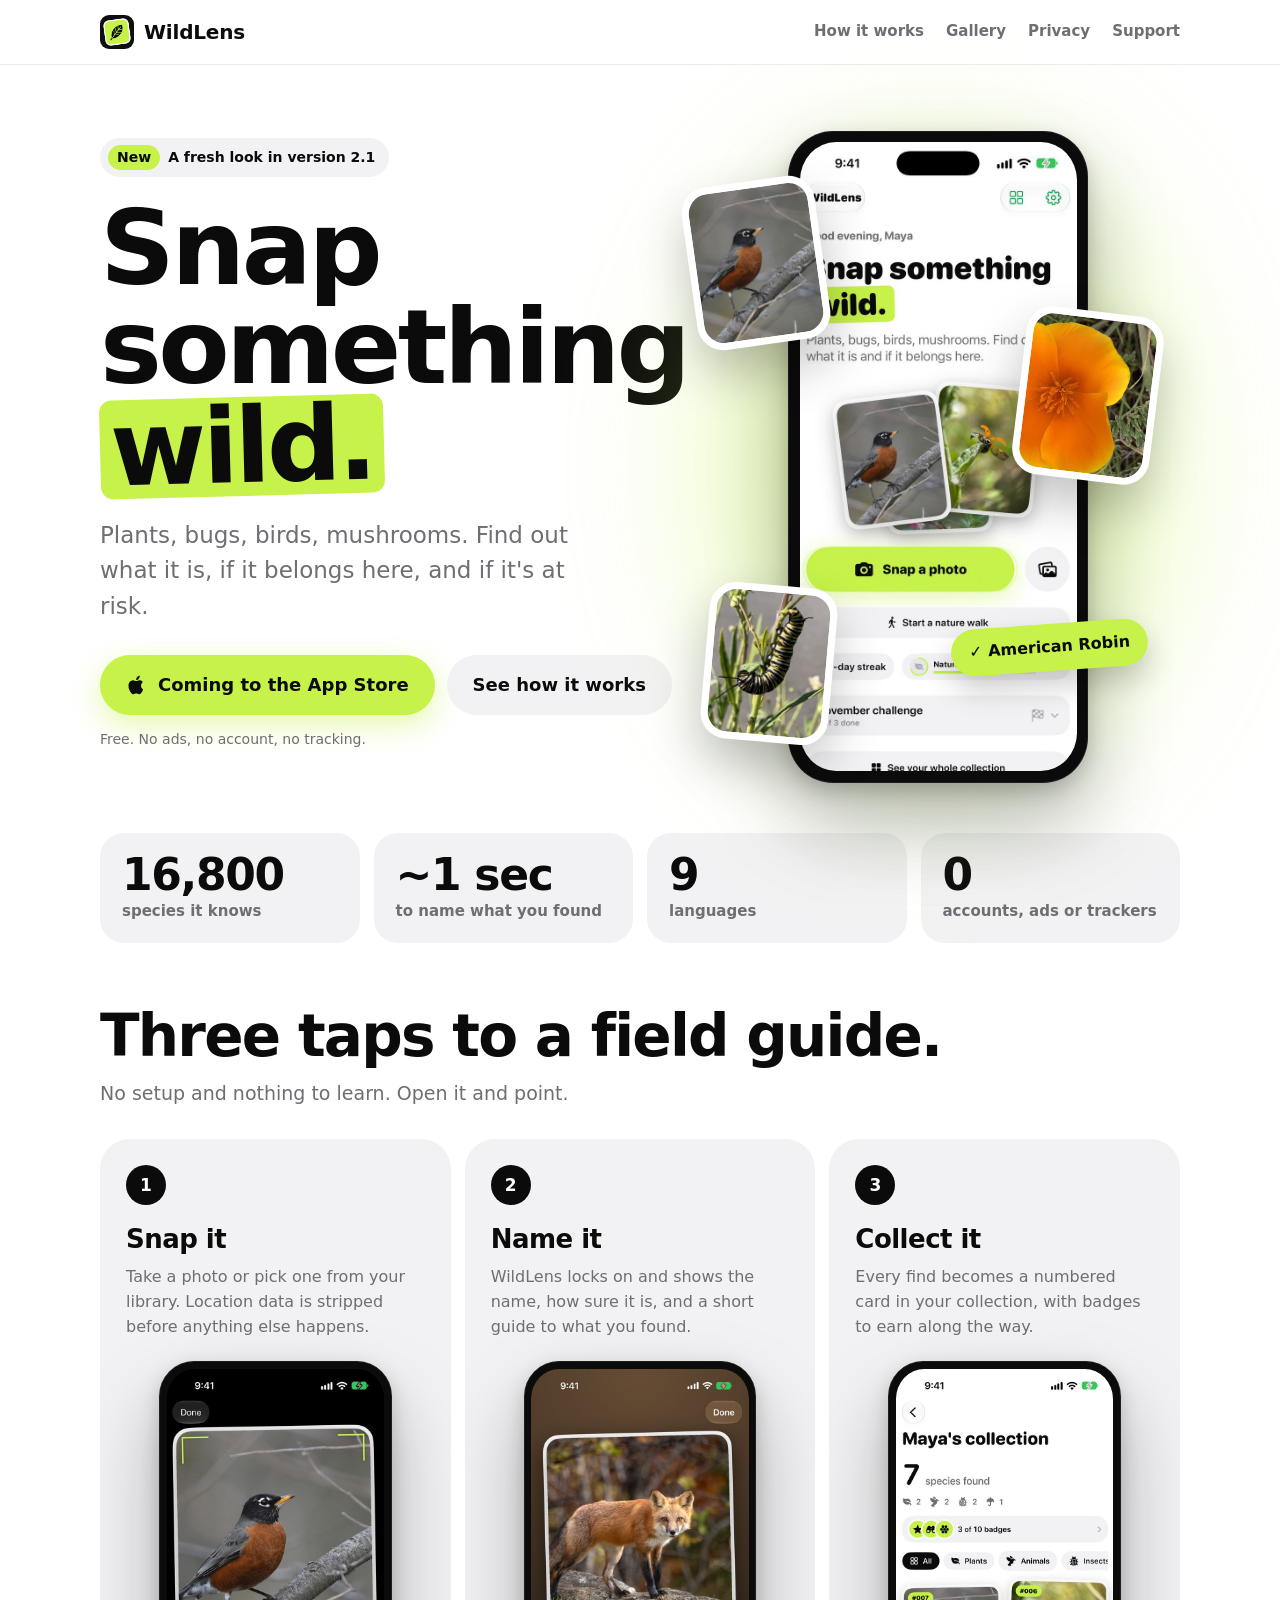
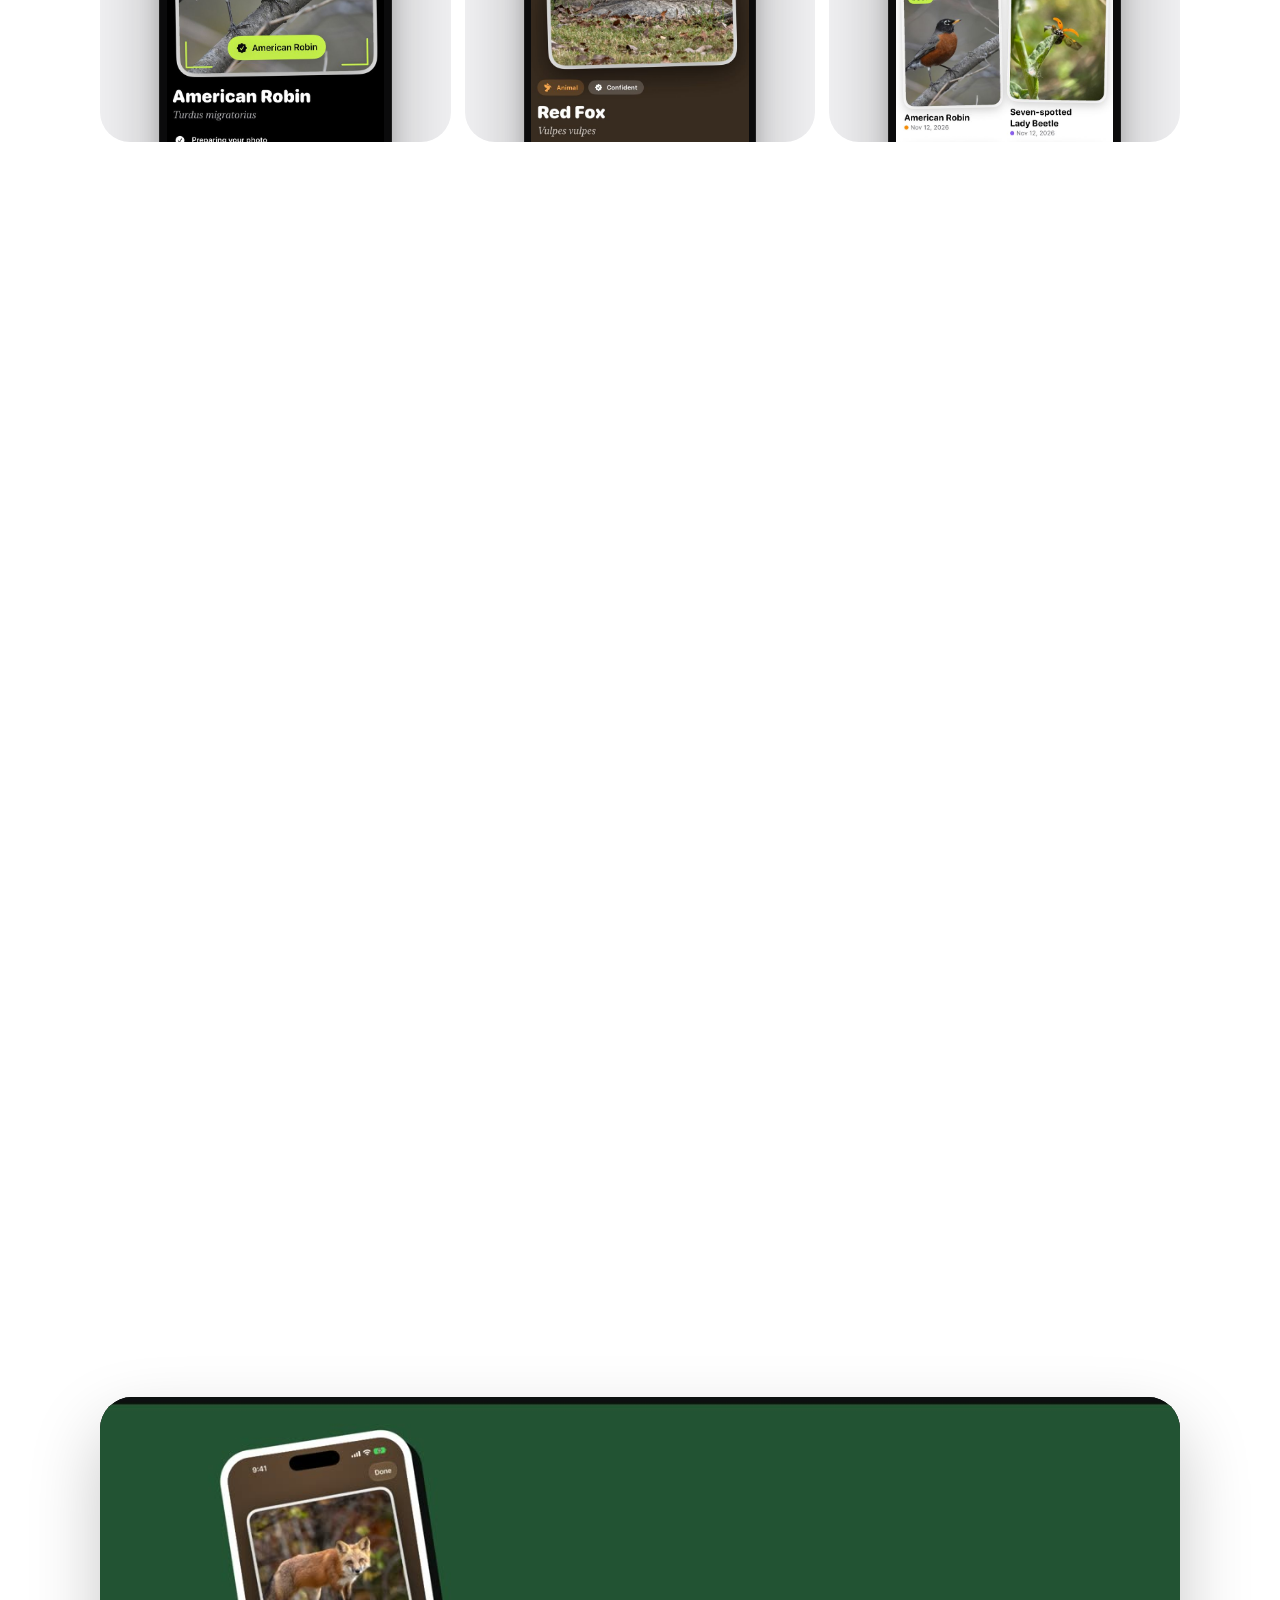
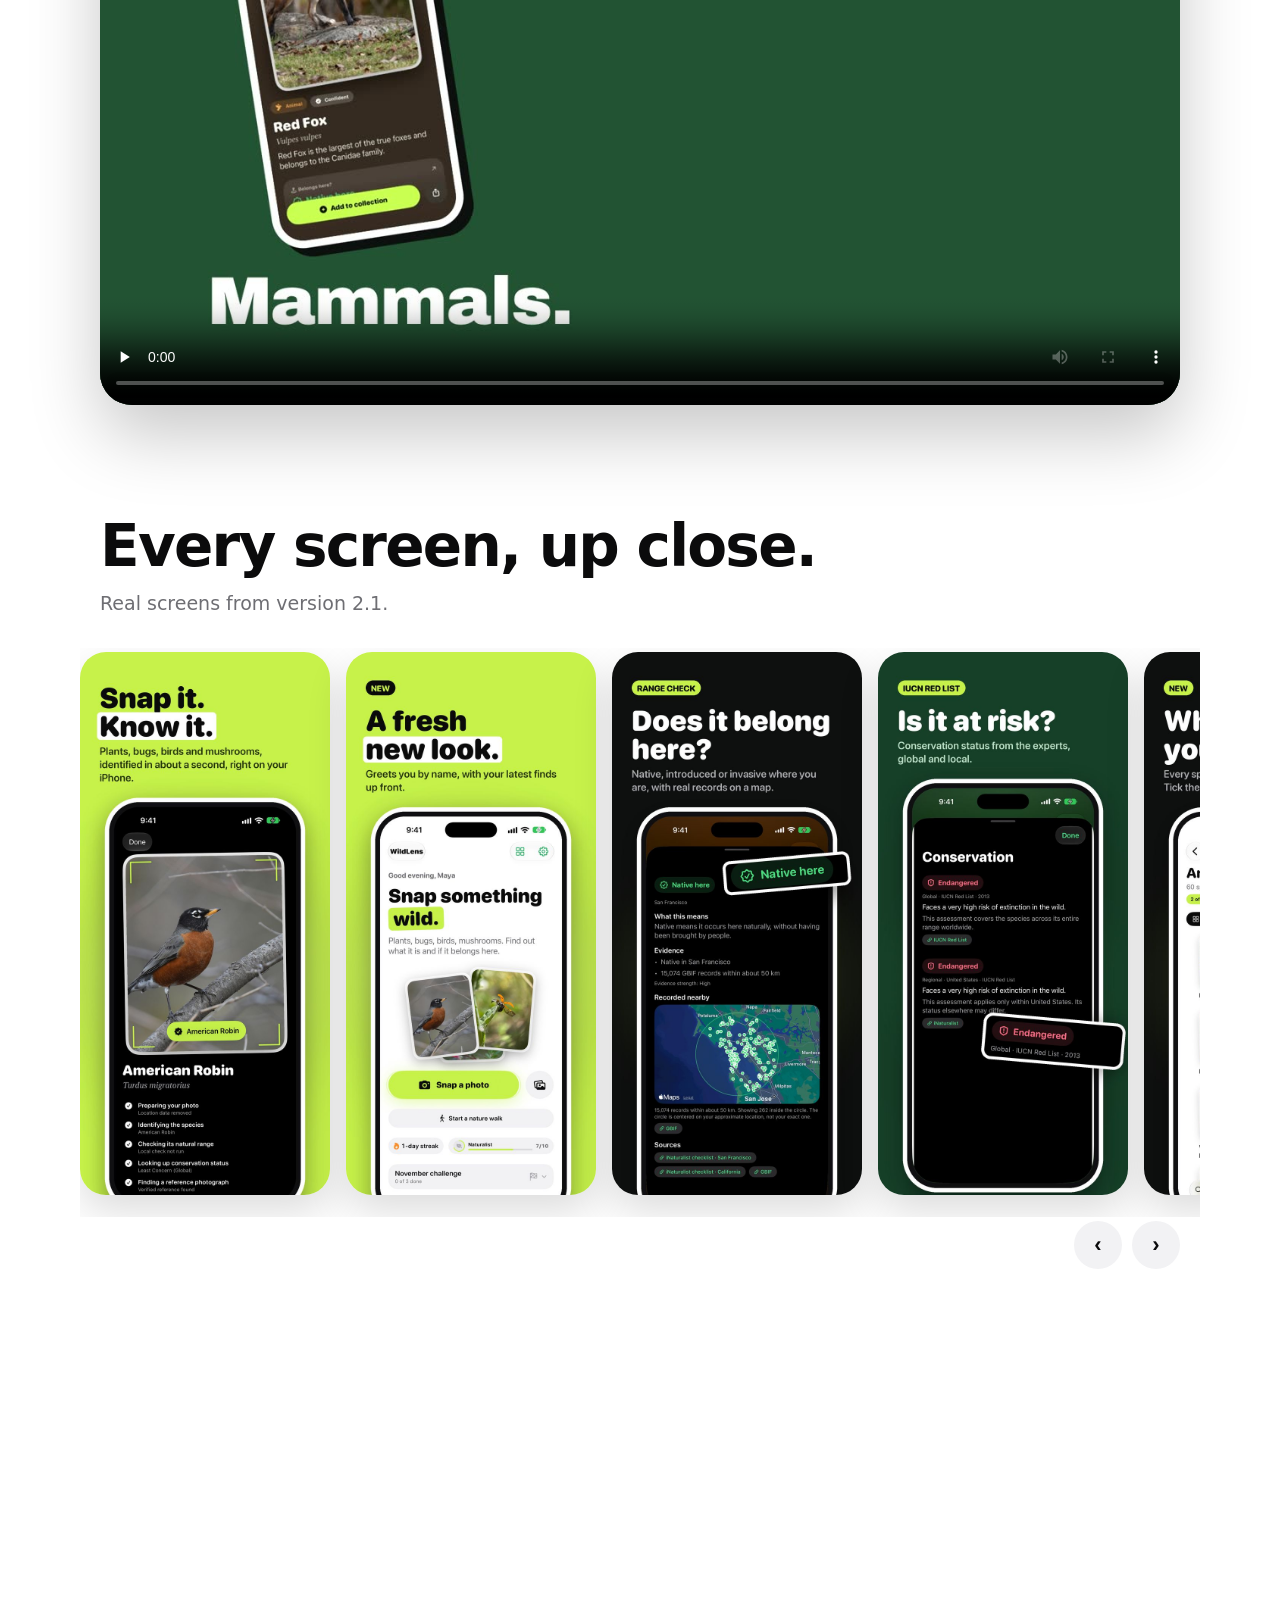
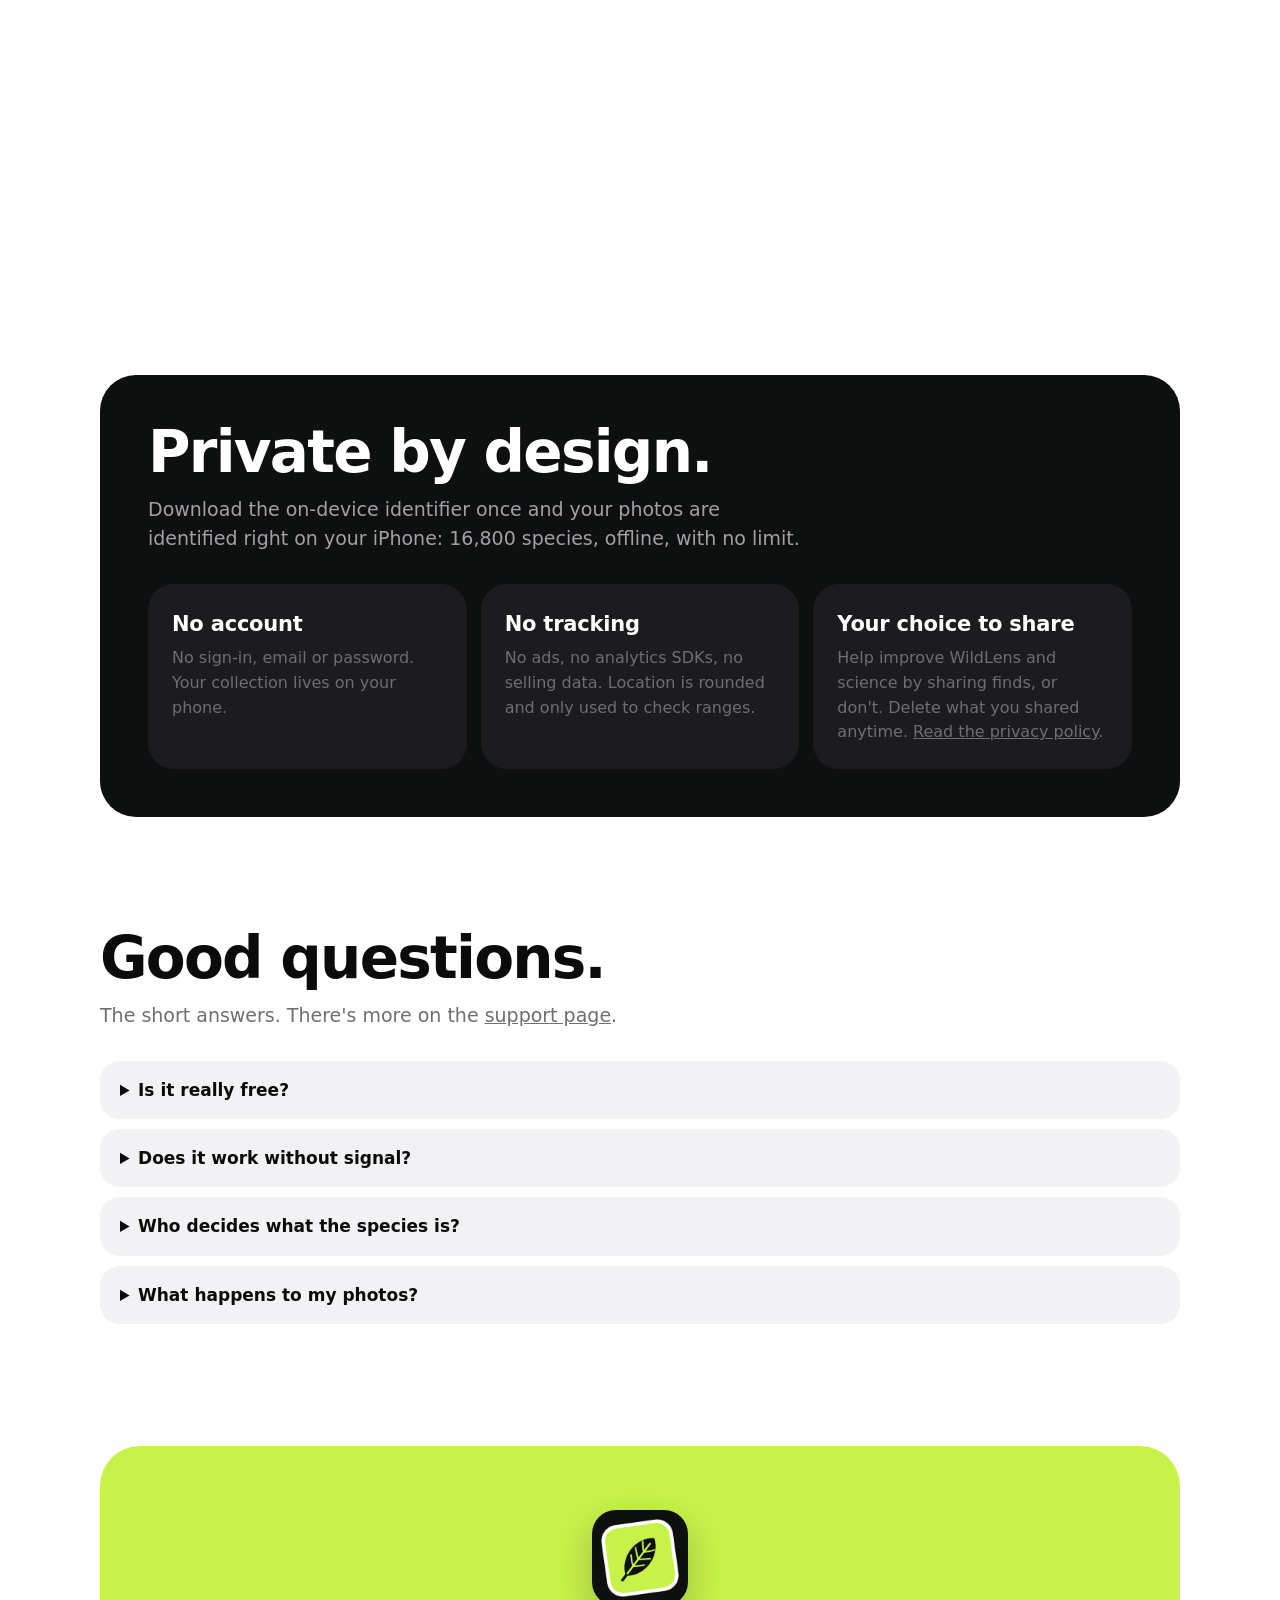
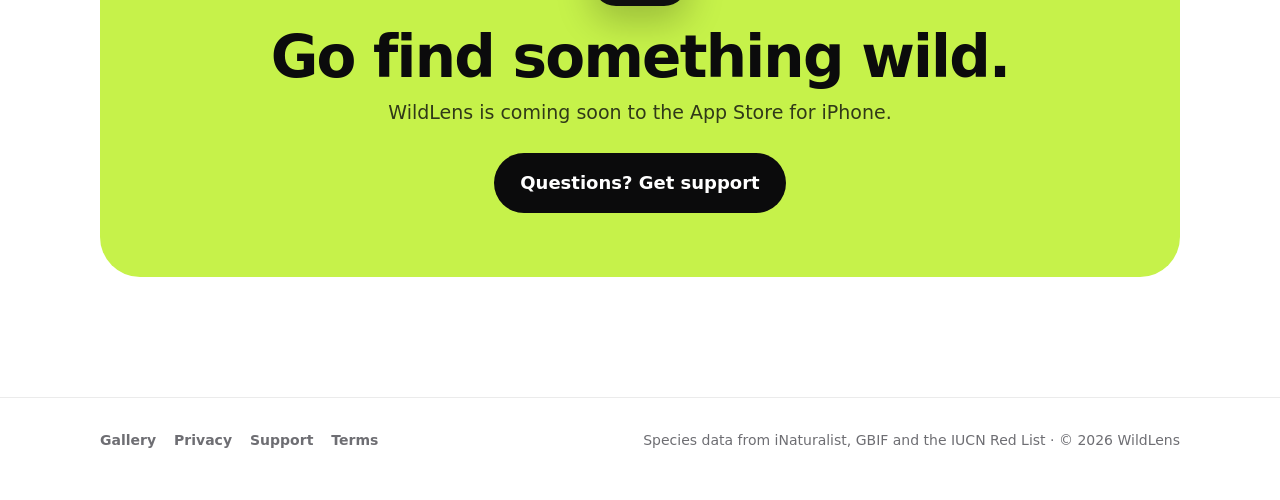
<file: index.html>
<!doctype html>
<html lang="en">
<head>
<meta charset="utf-8">
<meta name="viewport" content="width=device-width, initial-scale=1">
<title>WildLens · Snap something wild</title>
<meta name="description" content="Point your iPhone at a plant, bug, bird or mushroom. WildLens tells you what it is, whether it belongs where you are, and if it's at risk. Free, private, works offline.">
<meta property="og:title" content="WildLens: snap something wild">
<meta property="og:description" content="Identify plants, animals, insects and fungi, and find out if they belong here. Free, private, offline.">
<meta property="og:image" content="https://callan-watkins.github.io/wildlens/assets/og.jpg">
<meta name="twitter:card" content="summary_large_image">
<meta name="theme-color" content="#c6f24a">
<link rel="icon" href="assets/favicon.png?v=2">
<link rel="apple-touch-icon" href="assets/apple-touch-icon.png?v=2">
<link rel="stylesheet" href="assets/site.css?v=4">
<link rel="stylesheet" href="assets/home.css?v=1">
<script>document.documentElement.classList.add('js')</script>
</head>
<body>
<header class="nav"><div class="wrap">
  <a class="brand" href="./"><img src="assets/icon-256.png?v=2" alt="">WildLens</a>
  <nav><a href="#how" class="hide-sm">How it works</a><a href="gallery/">Gallery</a><a href="privacy/">Privacy</a><a href="support/">Support</a></nav>
</div></header>

<main class="wrap">
  <section class="hero2">
    <div>
      <p class="kicker rv"><b>New</b> A fresh look in version 2.1</p>
      <h1 class="rv" style="--d:.05s">Snap something <mark>wild.</mark></h1>
      <p class="lead rv" style="--d:.1s">Plants, bugs, birds, mushrooms. Find out what it is, if it belongs here, and if it's at risk.</p>
      <div class="cta rv" style="--d:.15s">
        <a class="btn primary" href="#download"><svg viewBox="0 0 24 24" fill="currentColor" aria-hidden="true"><path d="M16.4 12.6c0-2.5 2-3.7 2.1-3.8-1.2-1.7-3-1.9-3.6-2-1.5-.2-3 .9-3.8.9-.8 0-2-.9-3.3-.9-1.7 0-3.3 1-4.2 2.5-1.8 3.1-.5 7.7 1.3 10.2.8 1.2 1.8 2.6 3.1 2.6 1.2-.1 1.7-.8 3.2-.8s1.9.8 3.2.8c1.3 0 2.2-1.2 3-2.4.9-1.4 1.3-2.8 1.3-2.8s-2.3-1-2.3-4.3zM14 5.1c.7-.8 1.1-1.9 1-3.1-1 0-2.2.7-2.9 1.5-.6.7-1.2 1.9-1 3 1.1.1 2.2-.6 2.9-1.4z"/></svg>Coming to the App Store</a>
        <a class="btn quiet" href="#how">See how it works</a>
      </div>
      <p class="note rv" style="--d:.2s">Free. No ads, no account, no tracking.</p>
    </div>
    <div class="stage rv" style="--d:.15s">
      <div class="float a" aria-hidden="true"><img src="assets/photos/robin.jpg" alt=""></div>
      <div class="float b" aria-hidden="true"><img src="assets/photos/poppy.jpg" alt=""></div>
      <div class="float c" aria-hidden="true"><img src="assets/photos/monarch.jpg" alt=""></div>
      <div class="tag" aria-hidden="true">✓ American Robin</div>
      <div class="phone"><div class="screen"><img src="assets/screens/home.jpg" alt="The WildLens home screen: Good evening, Maya. Snap something wild." width="660" height="1434"></div></div>
    </div>
  </section>

  <ul class="stats">
    <li class="rv"><b>16,800</b><span>species it knows</span></li>
    <li class="rv" style="--d:.06s"><b>~1 sec</b><span>to name what you found</span></li>
    <li class="rv" style="--d:.12s"><b>9</b><span>languages</span></li>
    <li class="rv" style="--d:.18s"><b>0</b><span>accounts, ads or trackers</span></li>
  </ul>

  <section class="band" id="how">
    <h2 class="rv">Three taps to a field guide.</h2>
    <p class="sub rv">No setup and nothing to learn. Open it and point.</p>
    <div class="steps">
      <div class="step rv"><h3>Snap it</h3><p>Take a photo or pick one from your library. Location data is stripped before anything else happens.</p>
        <div class="phone"><div class="screen"><img src="assets/screens/scan.jpg" alt="Scanning a photo of an American robin" loading="lazy" width="660" height="1434"></div></div></div>
      <div class="step rv" style="--d:.08s"><h3>Name it</h3><p>WildLens locks on and shows the name, how sure it is, and a short guide to what you found.</p>
        <div class="phone"><div class="screen"><img src="assets/screens/fox.jpg" alt="A red fox identified with a confidence badge" loading="lazy" width="660" height="1434"></div></div></div>
      <div class="step rv" style="--d:.16s"><h3>Collect it</h3><p>Every find becomes a numbered card in your collection, with badges to earn along the way.</p>
        <div class="phone"><div class="screen"><img src="assets/screens/collection.jpg" alt="A collection of seven numbered finds" loading="lazy" width="660" height="1434"></div></div></div>
    </div>
  </section>

  <section class="band" id="features">
    <h2 class="rv">More than a name.</h2>
    <p class="sub rv">Each find comes with answers built from real scientific sources. Tap through to see them.</p>
    <div class="show rv">
      <div>
        <div class="tabs" role="tablist" aria-label="App features">
          <button role="tab" aria-selected="true" data-cap="Native, introduced or invasive where you are, with a map of real records nearby.">
            <span class="ic" style="background:var(--plants)"><svg viewBox="0 0 24 24" fill="none" stroke="currentColor" stroke-width="2.4" stroke-linecap="round" stroke-linejoin="round"><path d="M12 21s7-6.1 7-11a7 7 0 1 0-14 0c0 4.900 7 11 7 11z"/><circle cx="12" cy="10" r="2.5"/></svg></span>
            <strong>Does it belong here?</strong><span class="d">Native, introduced or invasive where you are, with a map of real records nearby.</span></button>
          <button role="tab" aria-selected="false" data-cap="Conservation status from the IUCN Red List, global and regional, always with its source.">
            <span class="ic" style="background:var(--fungi)"><svg viewBox="0 0 24 24" fill="none" stroke="currentColor" stroke-width="2.4" stroke-linecap="round" stroke-linejoin="round"><path d="M12 3l9 16H3z"/><path d="M12 10v4M12 17v.01"/></svg></span>
            <strong>Is it at risk?</strong><span class="d">Conservation status from the IUCN Red List, global and regional, always with its source.</span></button>
          <button role="tab" aria-selected="false" data-cap="See what's been recorded near you this month, and tick species off as you find them.">
            <span class="ic" style="background:var(--animals)"><svg viewBox="0 0 24 24" fill="none" stroke="currentColor" stroke-width="2.4" stroke-linecap="round" stroke-linejoin="round"><circle cx="7" cy="15" r="4"/><circle cx="17" cy="15" r="4"/><path d="M11 15h2M7 11l2-6h6l2 6"/></svg></span>
            <strong>What's around you?</strong><span class="d">See what's been recorded near you this month, and tick species off as you find them.</span></button>
          <button role="tab" aria-selected="false" data-cap="Fun facts from the web, each one labeled and linked to where it came from.">
            <span class="ic" style="background:var(--insects)"><svg viewBox="0 0 24 24" fill="none" stroke="currentColor" stroke-width="2.4" stroke-linecap="round" stroke-linejoin="round"><path d="M12 3l2.200 5.600L20 9.300l-4.500 3.900L17 19l-5-3.100L7 19l1.500-5.800L4 9.300l5.800-.7z"/></svg></span>
            <strong>Go down the rabbit hole</strong><span class="d">Fun facts from the web, each one labeled and linked to where it came from.</span></button>
        </div>
        <div class="bar" aria-hidden="true"><i></i></div>
      </div>
      <div class="phone"><div class="screen">
        <img class="on" src="assets/screens/range.jpg" alt="Range check: native here, with a map of nearby records" loading="lazy" width="660" height="1434">
        <img src="assets/screens/risk.jpg" alt="Conservation: endangered on the IUCN Red List" loading="lazy" width="660" height="1434">
        <img src="assets/screens/area.jpg" alt="Around you: species recorded nearby this month" loading="lazy" width="660" height="1434">
        <img src="assets/screens/facts.jpg" alt="About the monarch butterfly, with fun facts from the web" loading="lazy" width="660" height="1434">
      </div></div>
      <p class="caption" aria-live="polite">Native, introduced or invasive where you are, with a map of real records nearby.</p>
    </div>
  </section>

  <section class="band">
    <h2 class="rv">Watch it work.</h2>
    <p class="sub rv">Thirty seconds of the real app.</p>
    <div class="trailer rv">
      <video controls playsinline preload="none" poster="assets/video/trailer-poster.jpg">
        <source src="assets/video/trailer.mp4" type="video/mp4">
      </video>
    </div>
  </section>

  <section class="band">
    <h2 class="rv">Every screen, up close.</h2>
    <p class="sub rv">Real screens from version 2.1.</p>
    <div class="shots2 rv">
      <div class="rail" tabindex="0" aria-label="App screenshots">
        <img src="assets/shots/01.jpg" alt="Snap it, know it: an American robin identified on the spot" loading="lazy" width="660" height="1434">
        <img src="assets/shots/02.jpg" alt="A fresh new look: the home screen greets you by name" loading="lazy" width="660" height="1434">
        <img src="assets/shots/03.jpg" alt="Does it belong here? Native here, with a map of nearby records" loading="lazy" width="660" height="1434">
        <img src="assets/shots/04.jpg" alt="Is it at risk? Endangered on the IUCN Red List" loading="lazy" width="660" height="1434">
        <img src="assets/shots/05.jpg" alt="What's around you? Species recorded near you this month" loading="lazy" width="660" height="1434">
        <img src="assets/shots/06.jpg" alt="Collect the wild: numbered cards and badges" loading="lazy" width="660" height="1434">
        <img src="assets/shots/07.jpg" alt="Not just plants: a red fox identified" loading="lazy" width="660" height="1434">
        <img src="assets/shots/08.jpg" alt="Fun facts from the web, each linked to its source" loading="lazy" width="660" height="1434">
      </div>
      <div class="arrows"><button type="button" data-dir="-1" aria-label="Previous screenshots">‹</button><button type="button" data-dir="1" aria-label="More screenshots">›</button></div>
    </div>
  </section>

  <section class="band">
    <div class="gteaser rv">
      <div>
        <h2>See what people are finding.</h2>
        <p>Explorers can choose to share finds to a public gallery. Every photo is checked first and free to download.</p>
        <a class="btn primary" href="gallery/">Open the gallery</a>
      </div>
      <div class="mosaic" aria-hidden="true">
        <img src="assets/photos/hummingbird.jpg" alt="" loading="lazy"><img src="assets/photos/fly-agaric.jpg" alt="" loading="lazy"><img src="assets/photos/ladybug.jpg" alt="" loading="lazy">
        <img src="assets/photos/redwood.jpg" alt="" loading="lazy"><img src="assets/photos/red-fox.jpg" alt="" loading="lazy"><img src="assets/photos/dragonfly.jpg" alt="" loading="lazy">
      </div>
    </div>
  </section>

  <section class="band">
    <div class="dark-band rv">
      <h2>Private by design.</h2>
      <p class="sub">Download the on-device identifier once and your photos are identified right on your iPhone: 16,800 species, offline, with no limit.</p>
      <div class="grid">
        <div class="tile"><h3>No account</h3><p>No sign-in, email or password. Your collection lives on your phone.</p></div>
        <div class="tile"><h3>No tracking</h3><p>No ads, no analytics SDKs, no selling data. Location is rounded and only used to check ranges.</p></div>
        <div class="tile"><h3>Your choice to share</h3><p>Help improve WildLens and science by sharing finds, or don't. Delete what you shared anytime. <a href="privacy/">Read the privacy policy</a>.</p></div>
      </div>
    </div>
  </section>

  <section class="band">
    <h2 class="rv">Good questions.</h2>
    <p class="sub rv">The short answers. There's more on the <a href="support/">support page</a>.</p>
    <details class="rv"><summary>Is it really free?</summary><p>Yes. There are no ads, no subscription and nothing to unlock.</p></details>
    <details class="rv"><summary>Does it work without signal?</summary><p>Yes, once you've downloaded the on-device identifier. Names work offline; range maps and fun facts need a connection.</p></details>
    <details class="rv"><summary>Who decides what the species is?</summary><p>An image model picks the name. Whether it's native or at risk comes from iNaturalist, GBIF and the IUCN Red List, never from a chatbot's guess.</p></details>
    <details class="rv"><summary>What happens to my photos?</summary><p>They stay on your iPhone unless you choose to share a find. Read the details in the <a href="privacy/">privacy policy</a>.</p></details>
  </section>

  <section class="band" id="download">
    <div class="final rv">
      <img src="assets/icon-256.png?v=2" alt="" width="96" height="96">
      <h2>Go find something wild.</h2>
      <p>WildLens is coming soon to the App Store for iPhone.</p>
      <a class="btn" href="support/">Questions? Get support</a>
    </div>
  </section>
</main>

<footer><div class="wrap">
  <div><a href="gallery/">Gallery</a><a href="privacy/">Privacy</a><a href="support/">Support</a><a href="terms/">Terms</a></div>
  <div>Species data from iNaturalist, GBIF and the IUCN Red List · © 2026 WildLens</div>
</div></footer>

<script>
(function () {
  var calm = matchMedia('(prefers-reduced-motion: reduce)').matches;

  // Reveal sections as they scroll into view.
  var items = document.querySelectorAll('.rv');
  if ('IntersectionObserver' in window && !calm) {
    var io = new IntersectionObserver(function (entries) {
      entries.forEach(function (e) { if (e.isIntersecting) { e.target.classList.add('in'); io.unobserve(e.target); } });
    }, { rootMargin: '0px 0px -8% 0px' });
    items.forEach(function (el) { io.observe(el); });
  } else {
    items.forEach(function (el) { el.classList.add('in'); });
  }

  // Feature showcase: tabs swap the phone screen and rotate on their own until touched.
  var show = document.querySelector('.show');
  if (show) {
    var tabs = [].slice.call(show.querySelectorAll('[role=tab]'));
    var shots = show.querySelectorAll('.phone img');
    var caption = show.querySelector('.caption');
    var bar = show.querySelector('.bar');
    var current = 0, timer = null, visible = false;
    function pick(i) {
      current = i;
      tabs.forEach(function (t, n) { t.setAttribute('aria-selected', n === i); });
      shots.forEach(function (s, n) { s.classList.toggle('on', n === i); });
      caption.textContent = tabs[i].dataset.cap;
    }
    function tick() {
      bar.classList.remove('run'); void bar.offsetWidth; bar.classList.add('run');
      timer = setTimeout(function () { pick((current + 1) % tabs.length); tick(); }, 5000);
    }
    function stop() { clearTimeout(timer); timer = null; bar.classList.remove('run'); }
    tabs.forEach(function (t, i) { t.addEventListener('click', function () { stop(); visible = null; pick(i); }); });
    if (!calm && 'IntersectionObserver' in window) {
      new IntersectionObserver(function (entries) {
        if (visible === null) return;
        visible = entries[0].isIntersecting;
        if (visible && !timer) tick(); else if (!visible) stop();
      }, { threshold: .4 }).observe(show);
    }
  }

  // Screenshot rail arrows.
  var rail = document.querySelector('.shots2 .rail');
  [].forEach.call(document.querySelectorAll('.shots2 button'), function (b) {
    b.addEventListener('click', function () { rail.scrollBy({ left: b.dataset.dir * 532, behavior: calm ? 'auto' : 'smooth' }); });
  });
})();
</script>
</body>
</html>
</file>
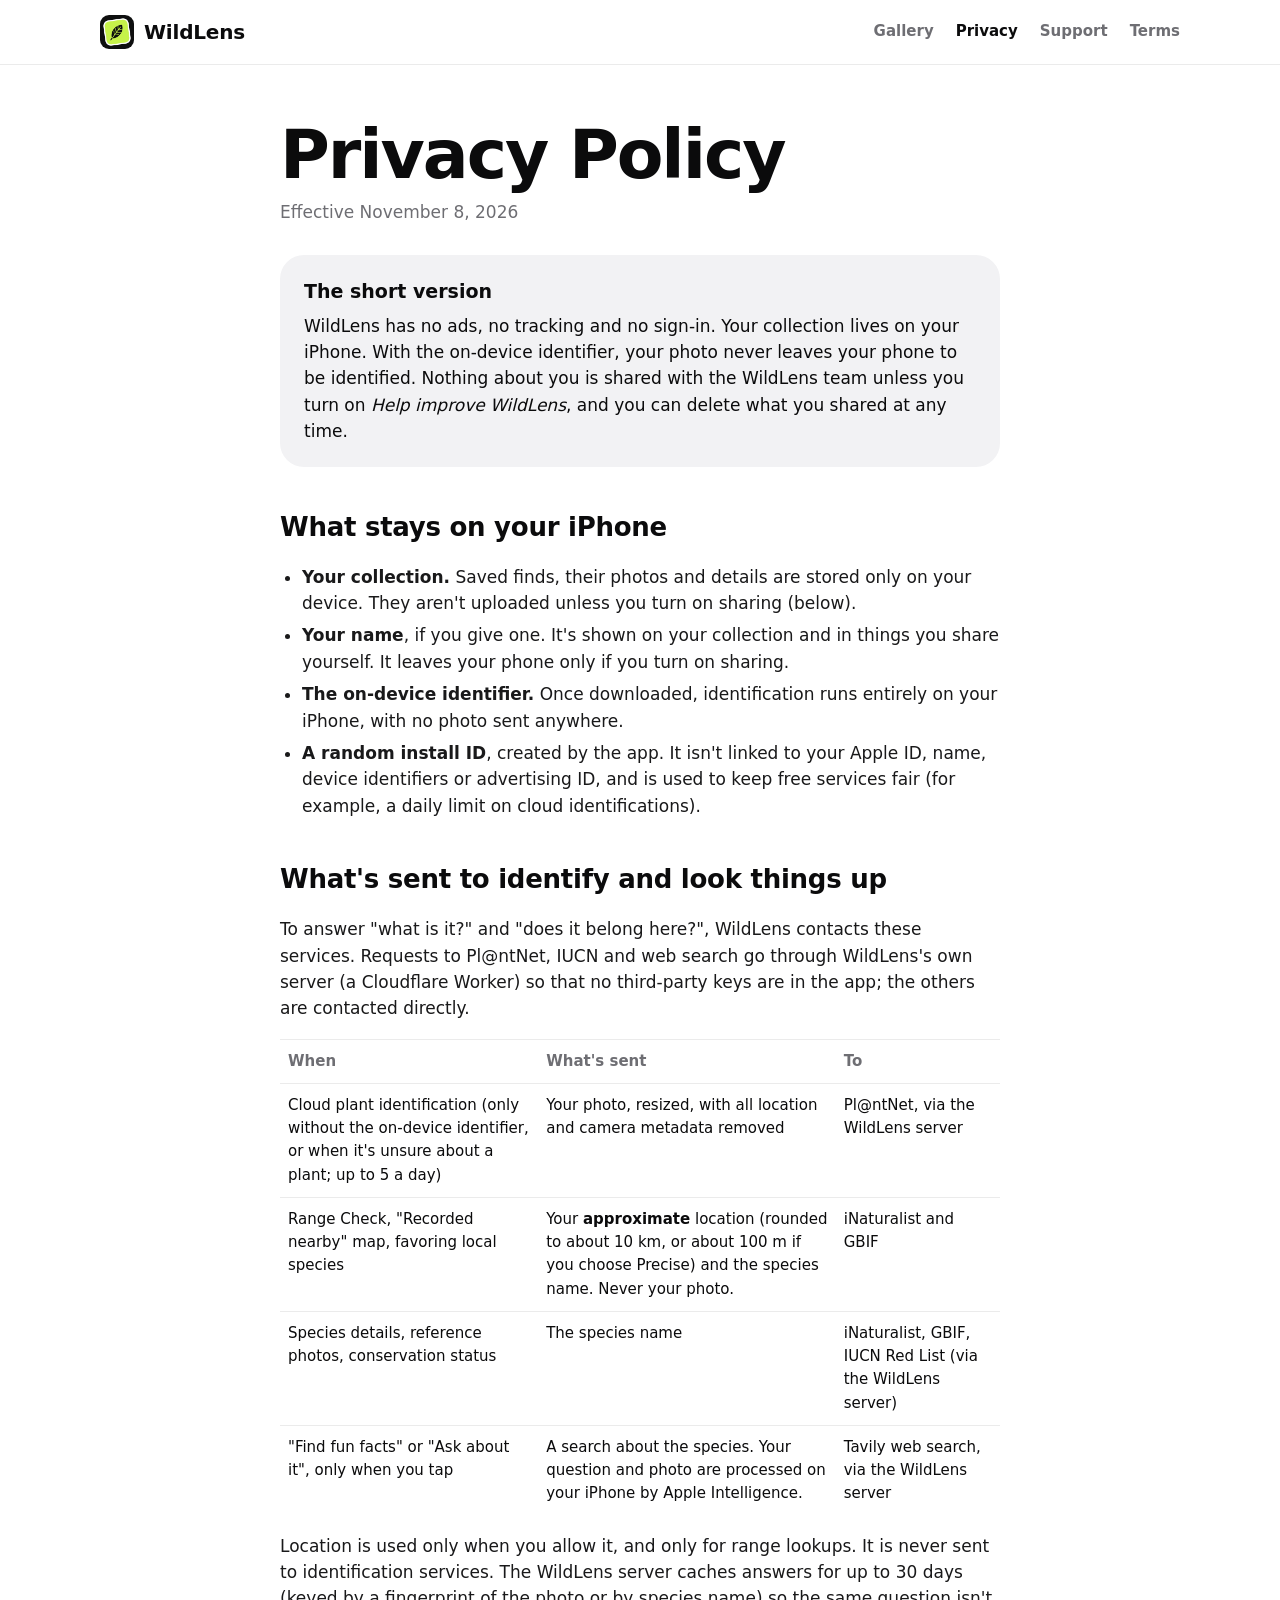
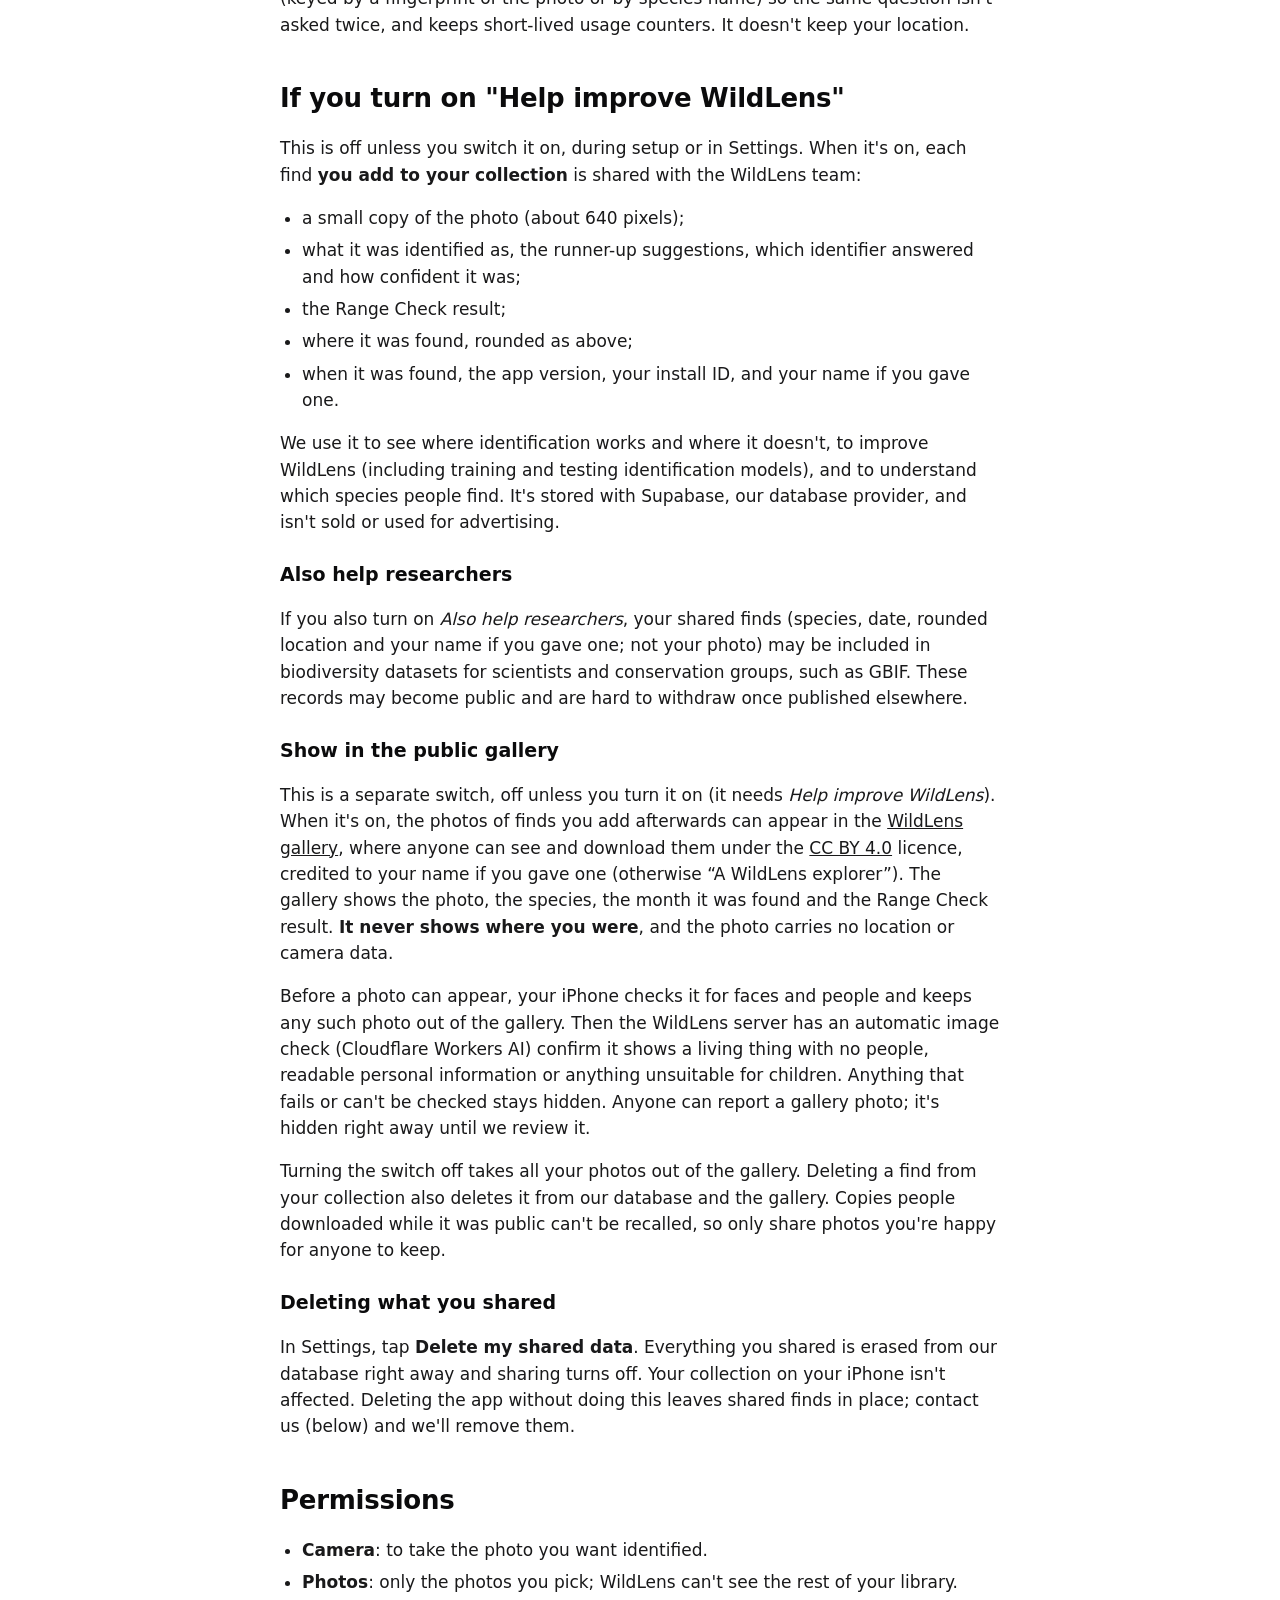
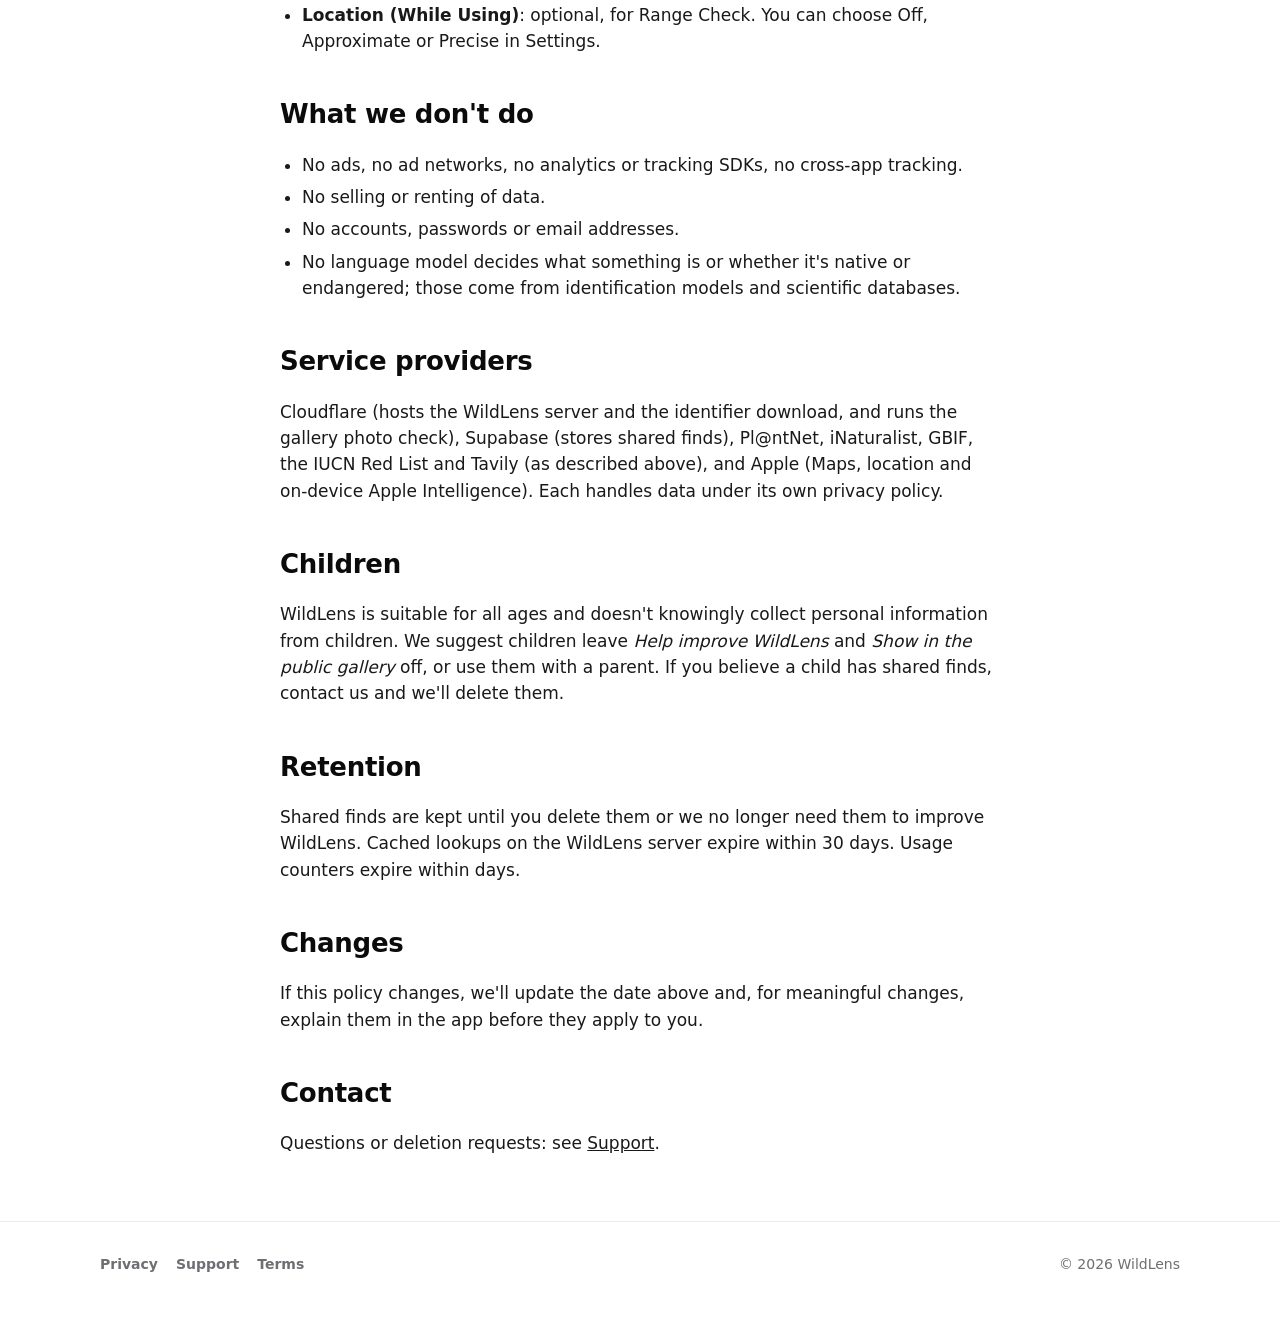
<file: privacy/index.html>
<!doctype html>
<html lang="en">
<head>
<meta charset="utf-8">
<meta name="viewport" content="width=device-width, initial-scale=1">
<title>Privacy Policy · WildLens</title>
<meta name="description" content="How WildLens handles your photos, location and the finds you choose to share.">
<link rel="icon" href="../assets/favicon.png?v=2">
<link rel="apple-touch-icon" href="../assets/apple-touch-icon.png?v=2">
<link rel="stylesheet" href="../assets/site.css?v=4">
</head>
<body>
<header class="nav"><div class="wrap">
  <a class="brand" href="../"><img src="../assets/icon-256.png?v=2" alt="">WildLens</a>
  <nav><a href="../gallery/">Gallery</a><a href="../privacy/" aria-current="page">Privacy</a><a href="../support/">Support</a><a class="hide-sm" href="../terms/">Terms</a></nav>
</div></header>

<main class="doc">
  <h1>Privacy Policy</h1>
  <p class="meta">Effective November 8, 2026</p>

  <div class="summary">
    <strong>The short version</strong>
    WildLens has no ads, no tracking and no sign-in. Your collection lives on your iPhone. With the on-device identifier, your photo never leaves your phone to be identified. Nothing about you is shared with the WildLens team unless you turn on <em>Help improve WildLens</em>, and you can delete what you shared at any time.
  </div>

  <h2>What stays on your iPhone</h2>
  <ul>
    <li><strong>Your collection.</strong> Saved finds, their photos and details are stored only on your device. They aren't uploaded unless you turn on sharing (below).</li>
    <li><strong>Your name</strong>, if you give one. It's shown on your collection and in things you share yourself. It leaves your phone only if you turn on sharing.</li>
    <li><strong>The on-device identifier.</strong> Once downloaded, identification runs entirely on your iPhone, with no photo sent anywhere.</li>
    <li><strong>A random install ID</strong>, created by the app. It isn't linked to your Apple ID, name, device identifiers or advertising ID, and is used to keep free services fair (for example, a daily limit on cloud identifications).</li>
  </ul>

  <h2>What's sent to identify and look things up</h2>
  <p>To answer "what is it?" and "does it belong here?", WildLens contacts these services. Requests to Pl@ntNet, IUCN and web search go through WildLens's own server (a Cloudflare Worker) so that no third-party keys are in the app; the others are contacted directly.</p>
  <table>
    <tr><th>When</th><th>What's sent</th><th>To</th></tr>
    <tr><td>Cloud plant identification (only without the on-device identifier, or when it's unsure about a plant; up to 5 a day)</td><td>Your photo, resized, with all location and camera metadata removed</td><td>Pl@ntNet, via the WildLens server</td></tr>
    <tr><td>Range Check, "Recorded nearby" map, favoring local species</td><td>Your <strong>approximate</strong> location (rounded to about 10 km, or about 100 m if you choose Precise) and the species name. Never your photo.</td><td>iNaturalist and GBIF</td></tr>
    <tr><td>Species details, reference photos, conservation status</td><td>The species name</td><td>iNaturalist, GBIF, IUCN Red List (via the WildLens server)</td></tr>
    <tr><td>"Find fun facts" or "Ask about it", only when you tap</td><td>A search about the species. Your question and photo are processed on your iPhone by Apple Intelligence.</td><td>Tavily web search, via the WildLens server</td></tr>
  </table>
  <p>Location is used only when you allow it, and only for range lookups. It is never sent to identification services. The WildLens server caches answers for up to 30 days (keyed by a fingerprint of the photo or by species name) so the same question isn't asked twice, and keeps short-lived usage counters. It doesn't keep your location.</p>

  <h2>If you turn on "Help improve WildLens"</h2>
  <p>This is off unless you switch it on, during setup or in Settings. When it's on, each find <strong>you add to your collection</strong> is shared with the WildLens team:</p>
  <ul>
    <li>a small copy of the photo (about 640 pixels);</li>
    <li>what it was identified as, the runner-up suggestions, which identifier answered and how confident it was;</li>
    <li>the Range Check result;</li>
    <li>where it was found, rounded as above;</li>
    <li>when it was found, the app version, your install ID, and your name if you gave one.</li>
  </ul>
  <p>We use it to see where identification works and where it doesn't, to improve WildLens (including training and testing identification models), and to understand which species people find. It's stored with Supabase, our database provider, and isn't sold or used for advertising.</p>
  <h3>Also help researchers</h3>
  <p>If you also turn on <em>Also help researchers</em>, your shared finds (species, date, rounded location and your name if you gave one; not your photo) may be included in biodiversity datasets for scientists and conservation groups, such as GBIF. These records may become public and are hard to withdraw once published elsewhere.</p>
  <h3>Show in the public gallery</h3>
  <p>This is a separate switch, off unless you turn it on (it needs <em>Help improve WildLens</em>). When it's on, the photos of finds you add afterwards can appear in the <a href="../gallery/">WildLens gallery</a>, where anyone can see and download them under the <a href="https://creativecommons.org/licenses/by/4.0/">CC BY 4.0</a> licence, credited to your name if you gave one (otherwise “A WildLens explorer”). The gallery shows the photo, the species, the month it was found and the Range Check result. <strong>It never shows where you were</strong>, and the photo carries no location or camera data.</p>
  <p>Before a photo can appear, your iPhone checks it for faces and people and keeps any such photo out of the gallery. Then the WildLens server has an automatic image check (Cloudflare Workers AI) confirm it shows a living thing with no people, readable personal information or anything unsuitable for children. Anything that fails or can't be checked stays hidden. Anyone can report a gallery photo; it's hidden right away until we review it.</p>
  <p>Turning the switch off takes all your photos out of the gallery. Deleting a find from your collection also deletes it from our database and the gallery. Copies people downloaded while it was public can't be recalled, so only share photos you're happy for anyone to keep.</p>
  <h3>Deleting what you shared</h3>
  <p>In Settings, tap <strong>Delete my shared data</strong>. Everything you shared is erased from our database right away and sharing turns off. Your collection on your iPhone isn't affected. Deleting the app without doing this leaves shared finds in place; contact us (below) and we'll remove them.</p>

  <h2>Permissions</h2>
  <ul>
    <li><strong>Camera</strong>: to take the photo you want identified.</li>
    <li><strong>Photos</strong>: only the photos you pick; WildLens can't see the rest of your library.</li>
    <li><strong>Location (While Using)</strong>: optional, for Range Check. You can choose Off, Approximate or Precise in Settings.</li>
  </ul>

  <h2>What we don't do</h2>
  <ul>
    <li>No ads, no ad networks, no analytics or tracking SDKs, no cross-app tracking.</li>
    <li>No selling or renting of data.</li>
    <li>No accounts, passwords or email addresses.</li>
    <li>No language model decides what something is or whether it's native or endangered; those come from identification models and scientific databases.</li>
  </ul>

  <h2>Service providers</h2>
  <p>Cloudflare (hosts the WildLens server and the identifier download, and runs the gallery photo check), Supabase (stores shared finds), Pl@ntNet, iNaturalist, GBIF, the IUCN Red List and Tavily (as described above), and Apple (Maps, location and on-device Apple Intelligence). Each handles data under its own privacy policy.</p>

  <h2>Children</h2>
  <p>WildLens is suitable for all ages and doesn't knowingly collect personal information from children. We suggest children leave <em>Help improve WildLens</em> and <em>Show in the public gallery</em> off, or use them with a parent. If you believe a child has shared finds, contact us and we'll delete them.</p>

  <h2>Retention</h2>
  <p>Shared finds are kept until you delete them or we no longer need them to improve WildLens. Cached lookups on the WildLens server expire within 30 days. Usage counters expire within days.</p>

  <h2>Changes</h2>
  <p>If this policy changes, we'll update the date above and, for meaningful changes, explain them in the app before they apply to you.</p>

  <h2>Contact</h2>
  <p>Questions or deletion requests: see <a href="../support/">Support</a>.</p>
</main>

<footer><div class="wrap">
  <div><a href="../privacy/">Privacy</a><a href="../support/">Support</a><a href="../terms/">Terms</a></div>
  <div>© 2026 WildLens</div>
</div></footer>
</body>
</html>
</file>
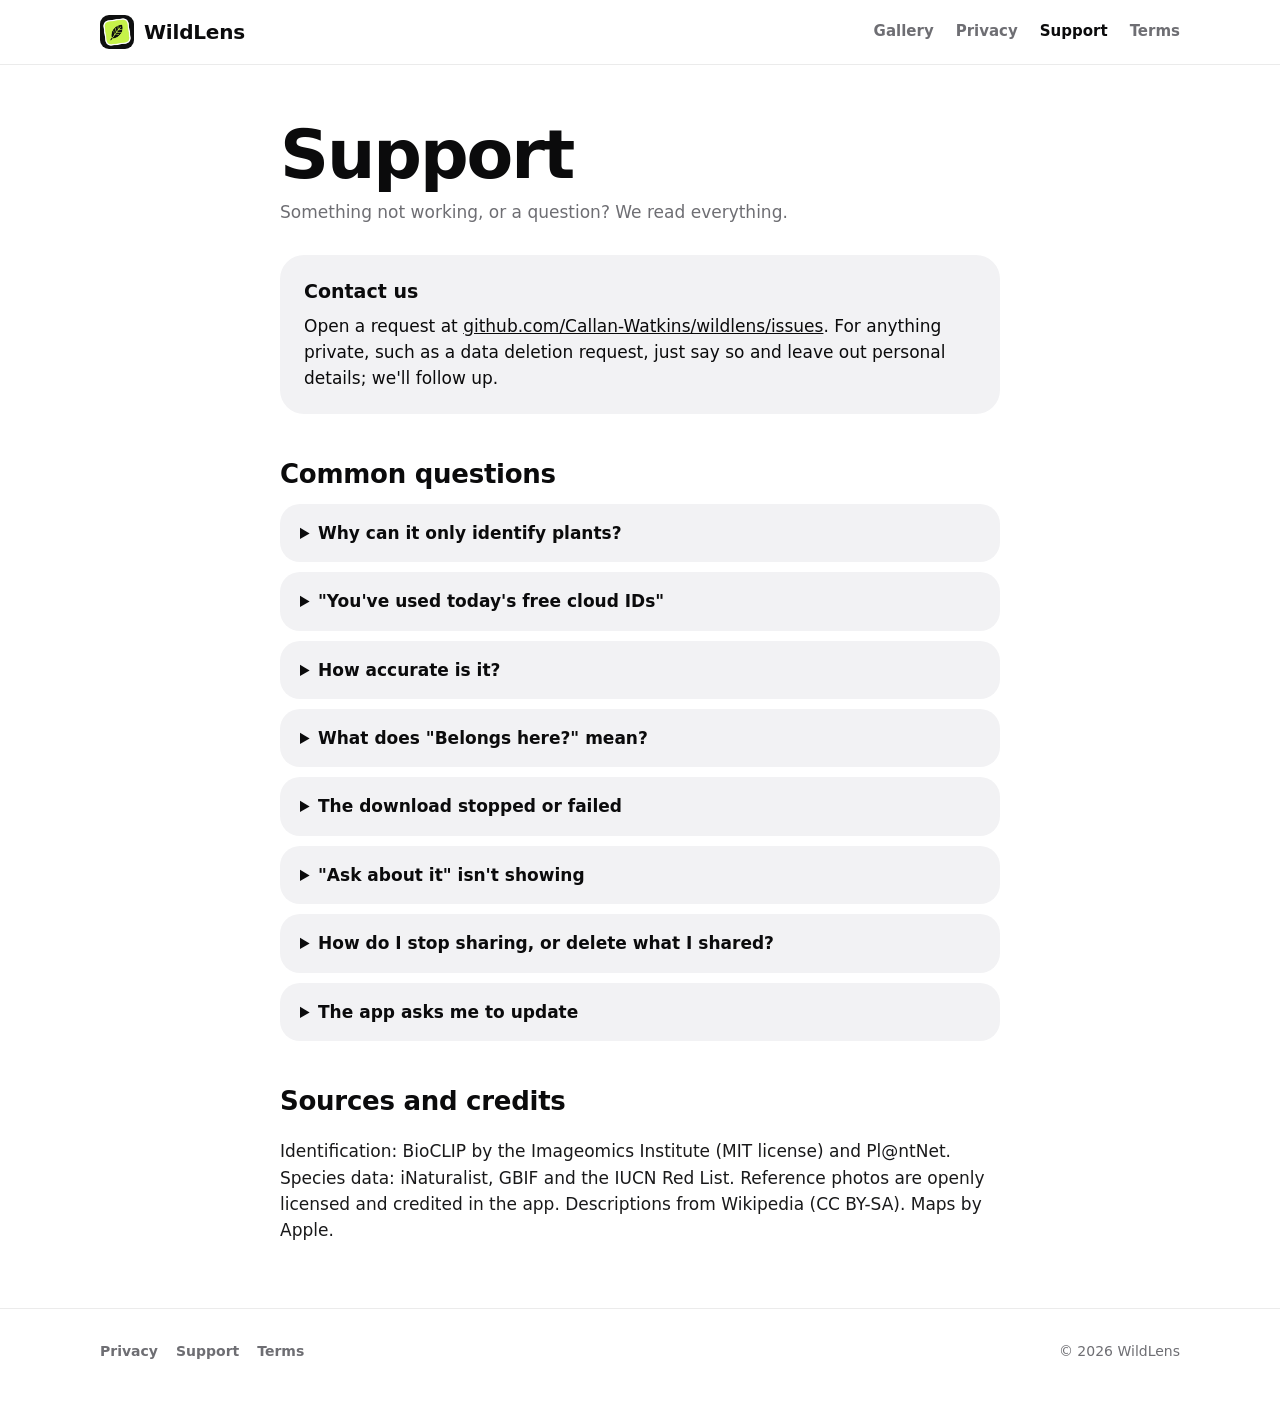
<file: support/index.html>
<!doctype html>
<html lang="en">
<head>
<meta charset="utf-8">
<meta name="viewport" content="width=device-width, initial-scale=1">
<title>Support · WildLens</title>
<meta name="description" content="Help with WildLens: identification, the on-device identifier, location, sharing and deleting your data.">
<link rel="icon" href="../assets/favicon.png?v=2">
<link rel="apple-touch-icon" href="../assets/apple-touch-icon.png?v=2">
<link rel="stylesheet" href="../assets/site.css?v=4">
</head>
<body>
<header class="nav"><div class="wrap">
  <a class="brand" href="../"><img src="../assets/icon-256.png?v=2" alt="">WildLens</a>
  <nav><a href="../gallery/">Gallery</a><a href="../privacy/">Privacy</a><a href="../support/" aria-current="page">Support</a><a class="hide-sm" href="../terms/">Terms</a></nav>
</div></header>

<main class="doc">
  <h1>Support</h1>
  <p class="meta">Something not working, or a question? We read everything.</p>

  <div class="summary">
    <strong>Contact us</strong>
    Open a request at <a href="https://github.com/Callan-Watkins/wildlens/issues/new">github.com/Callan-Watkins/wildlens/issues</a>. For anything private, such as a data deletion request, just say so and leave out personal details; we'll follow up.
  </div>

  <h2>Common questions</h2>
  <details>
    <summary>Why can it only identify plants?</summary>
    <p>Without the on-device identifier, WildLens uses Pl@ntNet, a plant specialist. Download the identifier from the Home screen or Settings (about 97 MB, one time) to identify animals, insects, birds and fungi too.</p>
  </details>
  <details>
    <summary>"You've used today's free cloud IDs"</summary>
    <p>Cloud identification is limited to 5 a day per phone so it stays free for everyone. The on-device identifier is unlimited and works offline. Cloud IDs reset each day.</p>
  </details>
  <details>
    <summary>How accurate is it?</summary>
    <p>On recent iNaturalist photos it never saw, the on-device identifier picks the exact species about 3 times in 4, and the right one is in its top 5 about 9 times in 10. When it says "Confident" it's usually right. When it's unsure, it shows look-alikes to choose from. Never eat or handle anything based on an app.</p>
  </details>
  <details>
    <summary>What does "Belongs here?" mean?</summary>
    <p>Range Check compares the species with checklists and records for where you are: native, introduced, invasive (only when an official register says so) or rarely recorded. It needs your approximate location; turn it on in Settings → Location.</p>
  </details>
  <details>
    <summary>The download stopped or failed</summary>
    <p>Check you have about 200 MB free and a good connection (Wi-Fi is best), then tap Try again. The file is checked before it's installed, so a broken download is never used.</p>
  </details>
  <details>
    <summary>"Ask about it" isn't showing</summary>
    <p>It needs Apple Intelligence: a supported iPhone with Apple Intelligence turned on in Settings, and the model finished downloading.</p>
  </details>
  <details>
    <summary>How do I stop sharing, or delete what I shared?</summary>
    <p>Settings → You. Turn off <em>Help improve WildLens</em> to stop sharing, or tap <strong>Delete my shared data</strong> to erase everything you shared. Your collection on your iPhone stays. See the <a href="../privacy/">Privacy Policy</a>.</p>
  </details>
  <details>
    <summary>The app asks me to update</summary>
    <p>An older version is no longer supported. Update WildLens from the App Store; your collection is kept.</p>
  </details>

  <h2>Sources and credits</h2>
  <p>Identification: BioCLIP by the Imageomics Institute (MIT license) and Pl@ntNet. Species data: iNaturalist, GBIF and the IUCN Red List. Reference photos are openly licensed and credited in the app. Descriptions from Wikipedia (CC BY-SA). Maps by Apple.</p>
</main>

<footer><div class="wrap">
  <div><a href="../privacy/">Privacy</a><a href="../support/">Support</a><a href="../terms/">Terms</a></div>
  <div>© 2026 WildLens</div>
</div></footer>
</body>
</html>
</file>
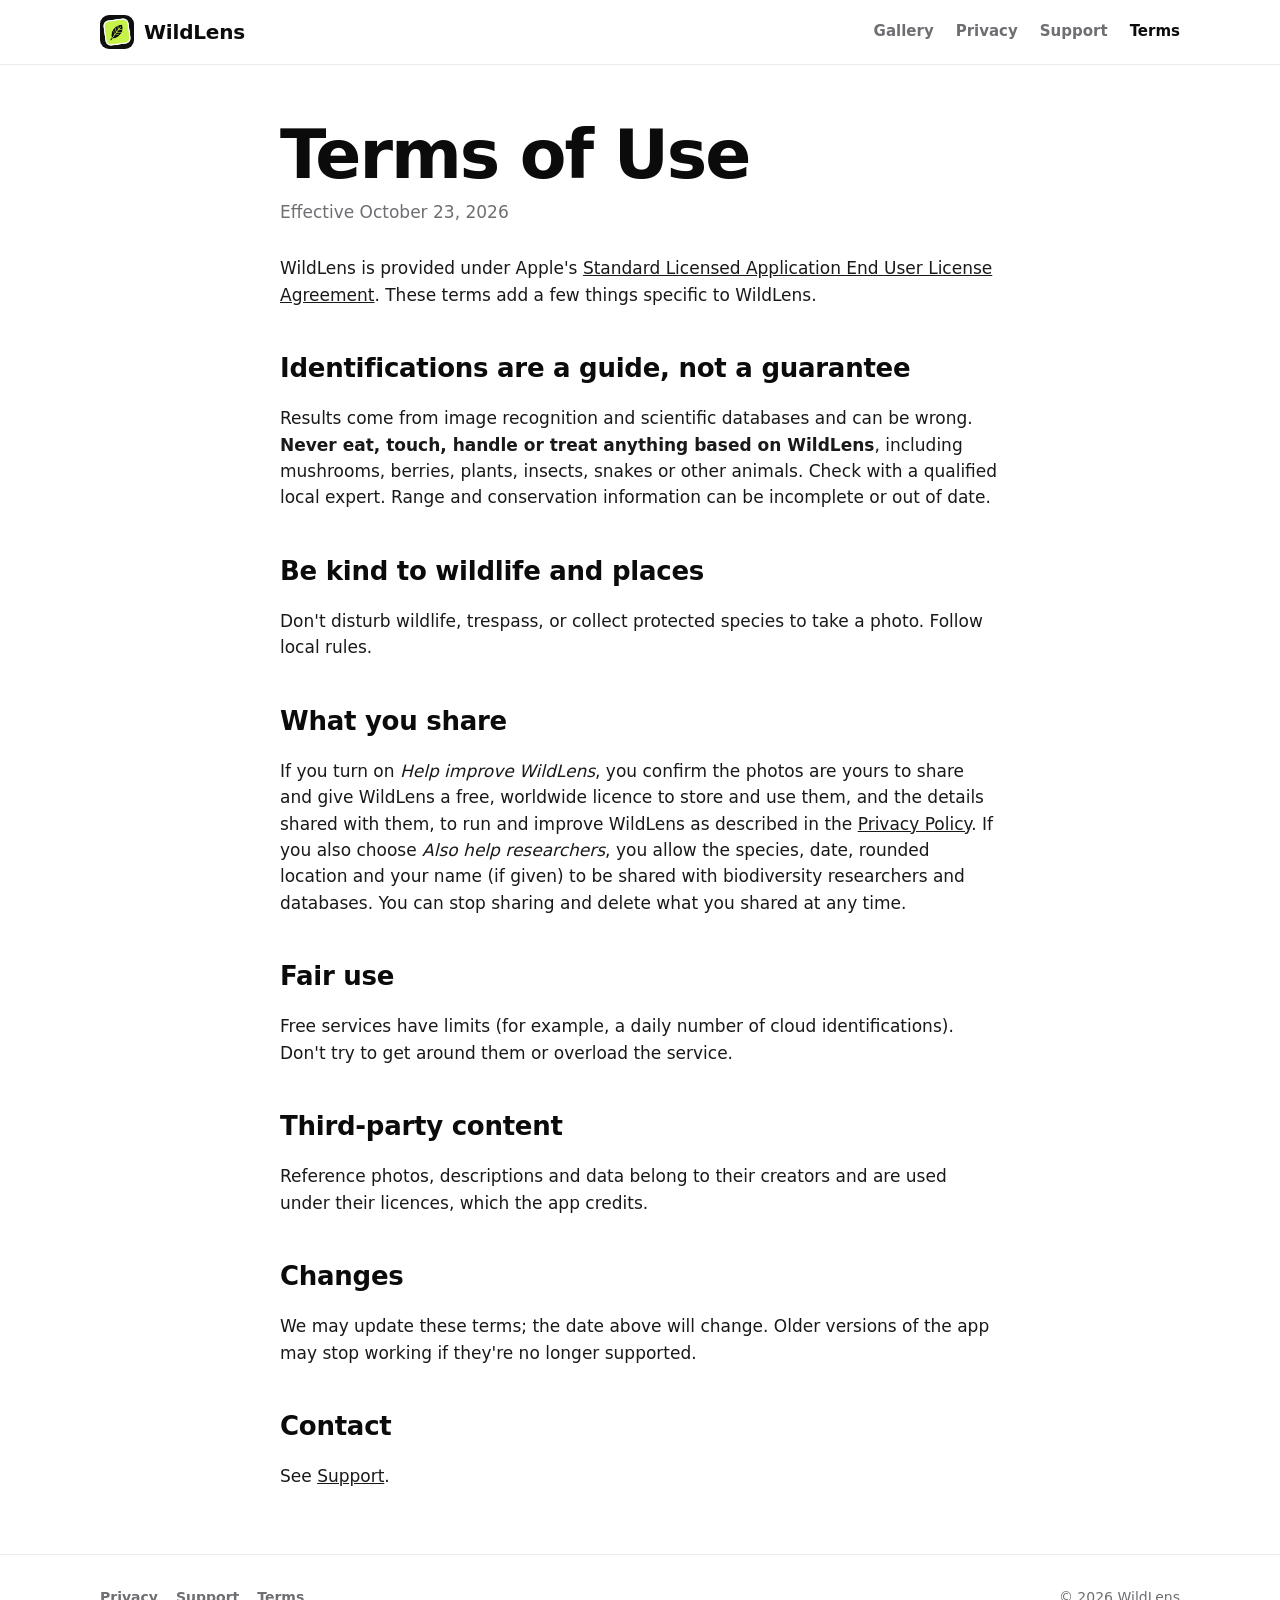
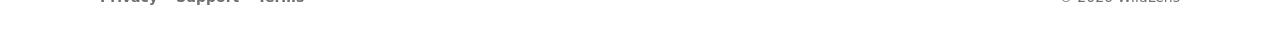
<file: terms/index.html>
<!doctype html>
<html lang="en">
<head>
<meta charset="utf-8">
<meta name="viewport" content="width=device-width, initial-scale=1">
<title>Terms of Use · WildLens</title>
<link rel="icon" href="../assets/favicon.png?v=2">
<link rel="apple-touch-icon" href="../assets/apple-touch-icon.png?v=2">
<link rel="stylesheet" href="../assets/site.css?v=4">
</head>
<body>
<header class="nav"><div class="wrap">
  <a class="brand" href="../"><img src="../assets/icon-256.png?v=2" alt="">WildLens</a>
  <nav><a href="../gallery/">Gallery</a><a href="../privacy/">Privacy</a><a href="../support/">Support</a><a class="hide-sm" href="../terms/" aria-current="page">Terms</a></nav>
</div></header>

<main class="doc">
  <h1>Terms of Use</h1>
  <p class="meta">Effective October 23, 2026</p>

  <p>WildLens is provided under Apple's <a href="https://www.apple.com/legal/internet-services/itunes/dev/stdeula/">Standard Licensed Application End User License Agreement</a>. These terms add a few things specific to WildLens.</p>

  <h2>Identifications are a guide, not a guarantee</h2>
  <p>Results come from image recognition and scientific databases and can be wrong. <strong>Never eat, touch, handle or treat anything based on WildLens</strong>, including mushrooms, berries, plants, insects, snakes or other animals. Check with a qualified local expert. Range and conservation information can be incomplete or out of date.</p>

  <h2>Be kind to wildlife and places</h2>
  <p>Don't disturb wildlife, trespass, or collect protected species to take a photo. Follow local rules.</p>

  <h2>What you share</h2>
  <p>If you turn on <em>Help improve WildLens</em>, you confirm the photos are yours to share and give WildLens a free, worldwide licence to store and use them, and the details shared with them, to run and improve WildLens as described in the <a href="../privacy/">Privacy Policy</a>. If you also choose <em>Also help researchers</em>, you allow the species, date, rounded location and your name (if given) to be shared with biodiversity researchers and databases. You can stop sharing and delete what you shared at any time.</p>

  <h2>Fair use</h2>
  <p>Free services have limits (for example, a daily number of cloud identifications). Don't try to get around them or overload the service.</p>

  <h2>Third-party content</h2>
  <p>Reference photos, descriptions and data belong to their creators and are used under their licences, which the app credits.</p>

  <h2>Changes</h2>
  <p>We may update these terms; the date above will change. Older versions of the app may stop working if they're no longer supported.</p>

  <h2>Contact</h2>
  <p>See <a href="../support/">Support</a>.</p>
</main>

<footer><div class="wrap">
  <div><a href="../privacy/">Privacy</a><a href="../support/">Support</a><a href="../terms/">Terms</a></div>
  <div>© 2026 WildLens</div>
</div></footer>
</body>
</html>
</file>
<file: assets/site.css>
:root {
  --bg: #ffffff; --surface: #f2f2f4; --text: #0b0b0c; --muted: #6e6e73; --line: rgba(0,0,0,.08);
  --signal: #c6f24a; --on-signal: #0b0b0c; --ink: #0e0f0f;
  --plants: #22c55e; --animals: #ff8a00; --insects: #8b5cf6; --fungi: #f43f5e; --other: #3b82f6;
  --rounded: ui-rounded, "SF Pro Rounded", -apple-system, system-ui, "Segoe UI", sans-serif;
  --serif: "New York", ui-serif, Georgia, serif;
}
@media (prefers-color-scheme: dark) {
  :root { --bg: #000; --surface: #1c1c1e; --text: #fff; --muted: #a1a1a6; --line: rgba(255,255,255,.1);
    --plants: #4ade80; --animals: #ffa94d; --insects: #a78bfa; --fungi: #fb7185; --other: #60a5fa; }
}
* { box-sizing: border-box; }
html { -webkit-text-size-adjust: 100%; }
body { margin: 0; background: var(--bg); color: var(--text); font: 17px/1.55 var(--rounded); }
a { color: inherit; }
img { max-width: 100%; display: block; }
.wrap { max-width: 1120px; margin: 0 auto; padding: 0 20px; }

/* Nav */
.nav { position: sticky; top: 0; z-index: 10; backdrop-filter: saturate(1.6) blur(18px); -webkit-backdrop-filter: saturate(1.6) blur(18px);
  background: color-mix(in srgb, var(--bg) 78%, transparent); border-bottom: 1px solid var(--line); }
.nav .wrap { display: flex; align-items: center; justify-content: space-between; height: 64px; }
.brand { display: flex; align-items: center; gap: 10px; font-weight: 900; font-size: 20px; text-decoration: none; letter-spacing: -.01em; }
.brand img { width: 34px; height: 34px; border-radius: 9px; }
.nav nav { display: flex; gap: 22px; font-weight: 700; font-size: 15px; }
.nav nav a { text-decoration: none; color: var(--muted); }
.nav nav a:hover, .nav nav a[aria-current] { color: var(--text); }

/* Buttons */
.btn { display: inline-flex; align-items: center; gap: 10px; border-radius: 999px; padding: 16px 26px; font-weight: 900; font-size: 18px; text-decoration: none; }
.btn.primary { background: var(--signal); color: var(--on-signal); box-shadow: 0 10px 30px color-mix(in srgb, var(--signal) 45%, transparent); }
.btn.quiet { background: var(--surface); }
.btn svg { width: 22px; height: 22px; }

/* Hero */
.hero { padding: 72px 0 40px; display: grid; grid-template-columns: 1.05fr .95fr; gap: 40px; align-items: center; }
.hero h1 { font-size: clamp(52px, 8.4vw, 104px); line-height: .95; font-weight: 900; letter-spacing: -.035em; margin: 0 0 22px; }
.hero h1 mark { background: var(--signal); color: var(--on-signal); padding: 0 .1em; border-radius: .12em; }
.hero p.lead { font-size: clamp(19px, 2.2vw, 23px); color: var(--muted); max-width: 32ch; margin: 0 0 30px; }
.hero .cta { display: flex; gap: 12px; flex-wrap: wrap; }
.hero .note { margin-top: 14px; font-size: 14px; color: var(--muted); }
.stickers { position: relative; height: 620px; }
.sticker { position: absolute; background: #fff; padding: 8px; border-radius: 34px; box-shadow: 0 30px 60px rgba(0,0,0,.18); }
.sticker img { border-radius: 27px; width: 100%; height: auto; }
.s1 { width: 290px; left: 6%; top: 40px; transform: rotate(-7deg); z-index: 2; }
.s2 { width: 290px; right: 2%; top: 0; transform: rotate(6deg); }
.s3 { width: 250px; left: 32%; top: 270px; transform: rotate(2deg); z-index: 3; }

/* Bands */
.chips { display: flex; gap: 10px; flex-wrap: wrap; margin: 26px 0 0; padding: 0; list-style: none; }
.chips li { font-weight: 800; font-size: 14px; padding: 8px 14px; border-radius: 999px; }
section.band { padding: 56px 0; }
.band h2 { font-size: clamp(36px, 5vw, 58px); font-weight: 900; letter-spacing: -.03em; line-height: 1; margin: 0 0 14px; }
.band p.sub { color: var(--muted); font-size: 19px; margin: 0 0 30px; max-width: 54ch; }
.grid { display: grid; grid-template-columns: repeat(3, 1fr); gap: 14px; }
.tile { background: var(--surface); border-radius: 26px; padding: 24px; }
.tile .ic { width: 46px; height: 46px; border-radius: 14px; display: grid; place-items: center; margin-bottom: 14px; color: #fff; font-size: 22px; }
.tile h3 { margin: 0 0 6px; font-size: 21px; font-weight: 900; letter-spacing: -.01em; }
.tile p { margin: 0; color: var(--muted); font-size: 16px; }
.shots { display: flex; gap: 16px; overflow-x: auto; scroll-snap-type: x mandatory; padding: 4px 20px 18px; margin: 0 -20px; scrollbar-width: none; }
.shots::-webkit-scrollbar { display: none; }
.shots img { width: 260px; flex: none; border-radius: 26px; scroll-snap-align: start; box-shadow: 0 16px 40px rgba(0,0,0,.14); }
.dark-band { background: var(--ink); color: #fff; border-radius: 36px; padding: 48px; }
.dark-band p.sub { color: #a1a1a6; }
.dark-band .tile { background: #1c1c1e; }

/* Footer */
footer { border-top: 1px solid var(--line); margin-top: 64px; padding: 32px 0 48px; color: var(--muted); font-size: 14px; }
footer .wrap { display: flex; justify-content: space-between; gap: 16px; flex-wrap: wrap; }
footer a { color: var(--muted); text-decoration: none; margin-right: 18px; font-weight: 700; }

/* Documents (privacy, terms, support) */
.doc { max-width: 760px; margin: 0 auto; padding: 56px 20px 0; }
.doc h1 { font-size: clamp(42px, 7vw, 68px); font-weight: 900; letter-spacing: -.03em; line-height: 1; margin: 0 0 10px; }
.doc .meta { color: var(--muted); margin: 0 0 30px; }
.doc h2 { font-size: 26px; font-weight: 900; letter-spacing: -.01em; margin: 40px 0 10px; }
.doc h3 { font-size: 19px; margin: 24px 0 6px; }
.doc p, .doc li { color: color-mix(in srgb, var(--text) 86%, var(--muted)); }
.doc ul { padding-left: 22px; }
.doc li { margin: 6px 0; }
.doc .summary { background: var(--surface); border-radius: 24px; padding: 22px 24px; margin: 0 0 8px; }
.doc .summary strong { display: block; font-size: 19px; margin-bottom: 6px; }
.doc table { width: 100%; border-collapse: collapse; margin: 14px 0; font-size: 15px; }
.doc th, .doc td { text-align: left; padding: 10px 8px; border-top: 1px solid var(--line); vertical-align: top; }
.doc th { color: var(--muted); font-weight: 700; }
details { background: var(--surface); border-radius: 20px; padding: 16px 20px; margin: 10px 0; }
summary { font-weight: 800; cursor: pointer; }
details p { margin: 10px 0 0; }

@media (max-width: 860px) {
  .hero { grid-template-columns: 1fr; padding-top: 40px; }
  .stickers { height: 430px; }
  .s1, .s2 { width: 200px; } .s3 { width: 180px; top: 190px; left: 28%; }
  .grid { grid-template-columns: 1fr; }
  .dark-band { padding: 28px 20px; border-radius: 28px; }
  .nav nav { gap: 14px; font-size: 14px; }
}
@media (max-width: 420px) { .nav nav a.hide-sm { display: none; } }
@media (max-width: 600px) {
  .brand { font-size: 17px; gap: 8px; }
  .brand img { width: 30px; height: 30px; }
  .nav nav { gap: 14px; font-size: 14px; }
  .hero .btn { font-size: 16px; padding: 14px 20px; }
}
.nav .wrap { gap: 12px; }
.brand { flex: none; }
@media (max-width: 360px) { .nav nav { gap: 10px; font-size: 13px; } .brand { font-size: 16px; } }
</file>
<file: assets/home.css>
/* Landing page only. Shared tokens, nav, buttons and footer live in site.css. */
html { scroll-behavior: smooth; }
body { overflow-x: hidden; }
section[id] { scroll-margin-top: 80px; }

/* Phone frame around a real app screen */
.phone { position: relative; aspect-ratio: 1320 / 2868; border-radius: 15% / 7%; background: #0b0b0c; padding: 2.6%;
  box-shadow: 0 0 0 1px rgba(255,255,255,.08) inset, 0 40px 80px rgba(0,0,0,.28), 0 8px 20px rgba(0,0,0,.18); }
.phone .screen { position: relative; width: 100%; height: 100%; border-radius: 13% / 6.1%; overflow: hidden; background: #000; }
.phone img { position: absolute; inset: 0; width: 100%; height: 100%; object-fit: cover; }

/* Hero */
.hero2 { display: grid; grid-template-columns: 1.05fr .95fr; gap: 32px; align-items: center; padding: 56px 0 24px; }
.hero2 .kicker { display: inline-flex; align-items: center; gap: 8px; background: var(--surface); border-radius: 999px; padding: 7px 14px 7px 8px;
  font-weight: 800; font-size: 14px; margin: 0 0 22px; }
.hero2 .kicker b { background: var(--signal); color: var(--on-signal); border-radius: 999px; padding: 2px 9px; font-weight: 900; }
.hero2 h1 { font-size: clamp(50px, 8.2vw, 104px); line-height: .95; font-weight: 900; letter-spacing: -.035em; margin: 0 0 22px; }
.hero2 h1 mark { background: var(--signal); color: var(--on-signal); padding: 0 .1em; border-radius: .12em; display: inline-block; transform: rotate(-1.5deg); }
.hero2 p.lead { font-size: clamp(19px, 2.2vw, 23px); color: var(--muted); max-width: 34ch; margin: 0 0 30px; }
.hero2 .cta { display: flex; gap: 12px; flex-wrap: wrap; }
.hero2 .note { margin-top: 14px; font-size: 14px; color: var(--muted); }
.stage { position: relative; height: 660px; }
.stage::before { content: ""; position: absolute; inset: 8% 4% 4%; border-radius: 50%; background: var(--signal); filter: blur(90px); opacity: .5; }
.stage .phone { position: absolute; width: 300px; left: 50%; top: 10px; margin-left: -150px; z-index: 2; }
.float { position: absolute; z-index: 3; background: #fff; padding: 7px; border-radius: 26px; box-shadow: 0 24px 50px rgba(0,0,0,.24); }
.float img { display: block; width: 100%; border-radius: 20px; aspect-ratio: 4 / 5; object-fit: cover; }
.float.a { width: 134px; left: -30px; top: 60px; --r: -8deg; }
.float.b { width: 138px; right: 0; top: 190px; --r: 7deg; animation-delay: -1.4s; }
.float.c { width: 128px; left: -14px; bottom: 40px; --r: 5deg; animation-delay: -2.6s; }
.tag { position: absolute; z-index: 4; right: 2%; bottom: 110px; background: var(--signal); color: var(--on-signal); font-weight: 900; font-size: 16px;
  border-radius: 999px; padding: 11px 18px; box-shadow: 0 14px 30px rgba(0,0,0,.2); --r: -4deg; animation-delay: -.8s; white-space: nowrap; }
.float, .tag { transform: rotate(var(--r)); animation: bob 5.2s ease-in-out infinite; }
@keyframes bob { 50% { transform: translateY(-10px) rotate(var(--r)); } }

/* Stats */
.stats { display: grid; grid-template-columns: repeat(4, 1fr); gap: 14px; padding: 28px 0 8px; margin: 0; list-style: none; }
.stats li { background: var(--surface); border-radius: 24px; padding: 20px 22px; }
.stats b { display: block; font-size: clamp(30px, 4vw, 44px); font-weight: 900; letter-spacing: -.03em; line-height: 1; }
.stats span { color: var(--muted); font-size: 15px; font-weight: 700; }

/* Steps */
.steps { display: grid; grid-template-columns: repeat(3, 1fr); gap: 14px; counter-reset: step; }
.step { background: var(--surface); border-radius: 30px; padding: 26px 26px 0; overflow: hidden; display: flex; flex-direction: column; }
.step::before { counter-increment: step; content: counter(step); width: 40px; height: 40px; border-radius: 50%; background: var(--text); color: var(--bg);
  display: grid; place-items: center; font-weight: 900; margin-bottom: 14px; }
.step h3 { margin: 0 0 6px; font-size: 26px; font-weight: 900; letter-spacing: -.02em; }
.step p { margin: 0 0 22px; color: var(--muted); font-size: 16px; }
.step .phone { width: 78%; margin: auto auto -42%; }

/* Showcase */
.show { display: grid; grid-template-columns: 1fr 340px; gap: 48px; align-items: center; }
.show .tabs { display: grid; gap: 10px; }
.show button { font: inherit; color: inherit; text-align: left; border: 0; cursor: pointer; background: transparent; border-radius: 24px; padding: 18px 22px;
  display: grid; grid-template-columns: 46px 1fr; gap: 4px 16px; align-items: center; transition: background .25s; }
.show button .ic { grid-row: span 2; width: 46px; height: 46px; border-radius: 14px; display: grid; place-items: center; color: #fff; }
.show button .ic svg { width: 24px; height: 24px; }
.show button strong { font-size: 21px; font-weight: 900; letter-spacing: -.01em; }
.show button span.d { color: var(--muted); font-size: 16px; grid-column: 2; display: none; }
.show button[aria-selected="true"] { background: var(--surface); }
.show button[aria-selected="true"] span.d { display: block; }
.show button:hover { background: var(--surface); }
.show button:focus-visible, .btn:focus-visible, .shots2 button:focus-visible { outline: 3px solid var(--signal); outline-offset: 3px; }
.show .phone img { opacity: 0; transition: opacity .45s ease, transform .45s ease; transform: scale(1.03); }
.show .phone img.on { opacity: 1; transform: none; }
.show .bar { height: 4px; border-radius: 4px; background: var(--surface); margin: 6px 22px 0; overflow: hidden; }
.show .bar i { display: block; height: 100%; width: 0; background: var(--signal); }
.show .bar.run i { width: 100%; transition: width 5s linear; }

/* Trailer */
.trailer { position: relative; border-radius: 32px; overflow: hidden; background: #000; box-shadow: 0 30px 70px rgba(0,0,0,.22); }
.trailer video { display: block; width: 100%; aspect-ratio: 16 / 9; }

/* Screenshot rail */
.shots2 { position: relative; }
.shots2 .rail { display: flex; gap: 16px; overflow-x: auto; scroll-snap-type: x mandatory; padding: 4px 20px 22px; margin: 0 -20px; scrollbar-width: none; }
.shots2 .rail::-webkit-scrollbar { display: none; }
.shots2 img { width: 250px; height: auto; flex: none; border-radius: 26px; scroll-snap-align: start; box-shadow: 0 16px 40px rgba(0,0,0,.14); transition: transform .25s; }
.shots2 img:hover { transform: translateY(-6px); }
.shots2 .arrows { display: flex; gap: 10px; justify-content: flex-end; margin-top: 4px; }
.shots2 button { width: 48px; height: 48px; border-radius: 50%; border: 0; background: var(--surface); color: var(--text); font-size: 22px; font-weight: 900; cursor: pointer; }

/* Gallery teaser */
.gteaser { display: grid; grid-template-columns: 1fr 1fr; gap: 32px; align-items: center; background: var(--surface); border-radius: 36px; padding: 44px; overflow: hidden; }
.gteaser h2 { margin-bottom: 12px; }
.gteaser p { color: var(--muted); font-size: 19px; margin: 0 0 24px; max-width: 40ch; }
.mosaic { display: grid; grid-template-columns: repeat(3, 1fr); gap: 10px; transform: rotate(4deg) scale(1.08); }
.mosaic img { border-radius: 18px; aspect-ratio: 4 / 5; object-fit: cover; width: 100%; border: 5px solid #fff; box-shadow: 0 10px 24px rgba(0,0,0,.14); }
.mosaic img:nth-child(3n+2) { transform: translateY(22px); }

/* Final call */
.final { text-align: center; background: var(--signal); color: var(--on-signal); border-radius: 40px; padding: 64px 24px; }
.final img { width: 96px; height: 96px; border-radius: 24px; margin: 0 auto 22px; box-shadow: 0 16px 36px rgba(0,0,0,.22); }
.final h2 { margin-bottom: 12px; }
.final p { font-size: 19px; margin: 0 auto 26px; max-width: 44ch; opacity: .8; }
.final .btn { background: var(--on-signal); color: #fff; }

/* Reveal on scroll (only when the script is running) */
.js .rv { opacity: 0; transform: translateY(26px); transition: opacity .7s ease, transform .7s cubic-bezier(.2,.8,.2,1); transition-delay: var(--d, 0s); }
.js .rv.in { opacity: 1; transform: none; }

@media (max-width: 980px) {
  .show { grid-template-columns: 1fr; gap: 26px; }
  .show .phone { width: min(300px, 74%); margin: 0 auto; order: -1; }
  .show .tabs { grid-template-columns: 1fr 1fr; }
  .show button { padding: 14px; grid-template-columns: 38px 1fr; gap: 2px 12px; }
  .show button .ic { width: 38px; height: 38px; border-radius: 12px; }
  .show button strong { font-size: 17px; }
  .show button span.d, .show .bar { display: none !important; }
  .show .caption { display: block; }
}
.show .caption { display: none; color: var(--muted); text-align: center; margin: 0; min-height: 3.2em; }
@media (max-width: 860px) {
  .hero2 { grid-template-columns: 1fr; padding-top: 34px; gap: 8px; }
  .stage { height: 560px; margin-top: 18px; }
  .stage .phone { width: 244px; margin-left: -122px; }
  .float.a { display: none; } .float.b { width: 108px; top: 170px; } .float.c { width: 100px; left: 2%; bottom: 30px; }
  .tag { font-size: 14px; padding: 9px 14px; bottom: 80px; }
  .stats { grid-template-columns: 1fr 1fr; }
  .steps { grid-template-columns: 1fr; }
  .step .phone { width: 62%; margin-bottom: -50%; }
  .gteaser { grid-template-columns: 1fr; padding: 28px 22px; border-radius: 28px; }
  .mosaic { transform: rotate(3deg); margin: 6px 0 30px; }
  .final { padding: 48px 20px; border-radius: 30px; }
  .trailer { border-radius: 22px; }
}
@media (prefers-reduced-motion: reduce) {
  html { scroll-behavior: auto; }
  .float, .tag { animation: none; }
  .js .rv { opacity: 1; transform: none; transition: none; }
  .show .phone img { transition: none; }
}
</file>
